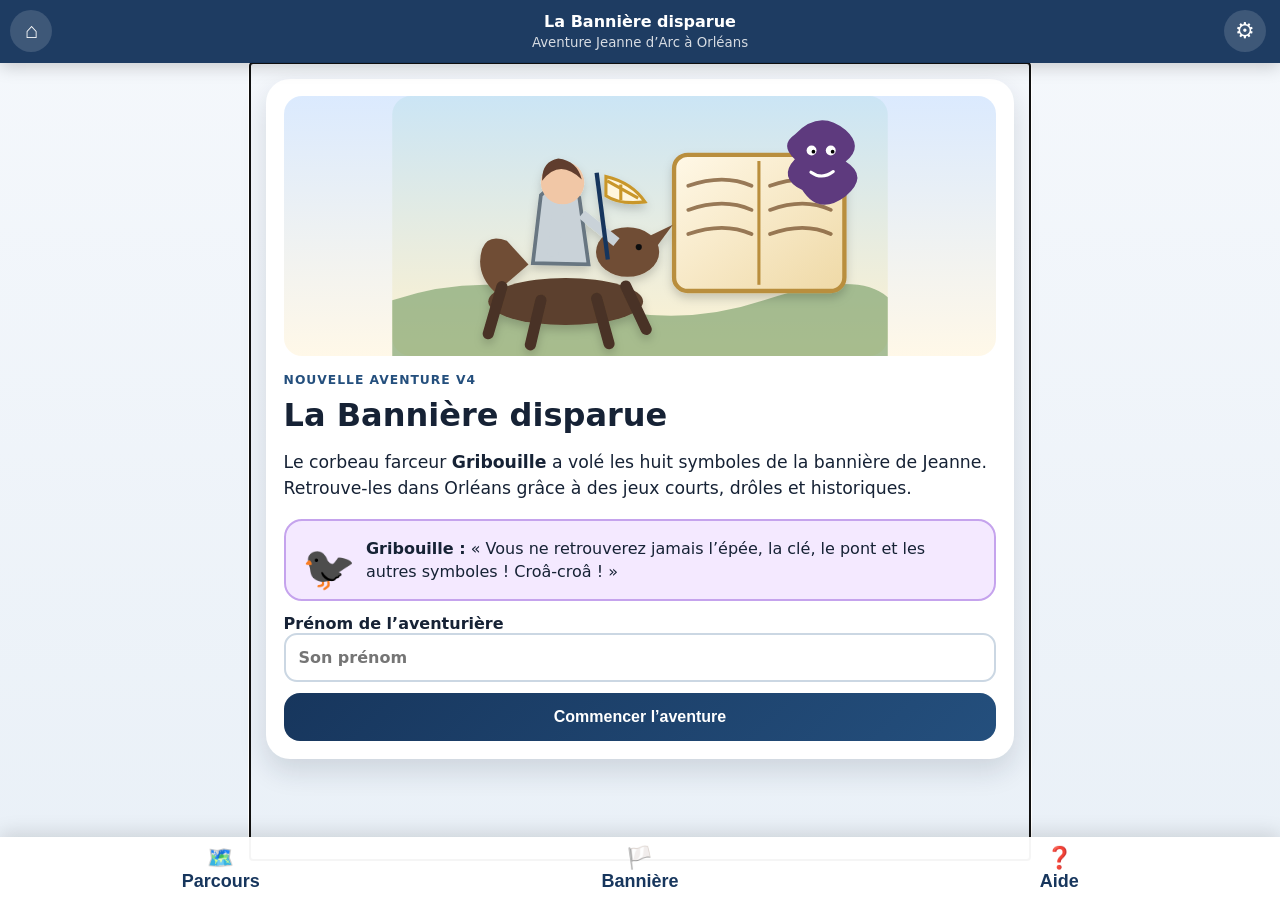
<file: index.html>
<!doctype html>
<html lang="fr">
<head>
  <meta charset="utf-8">
  <meta name="viewport" content="width=device-width,initial-scale=1,viewport-fit=cover">
  <meta name="theme-color" content="#17365d">
  <meta name="description" content="Jeu de piste familial et ludique sur Jeanne d’Arc à Orléans.">
  <meta name="apple-mobile-web-app-capable" content="yes">
  <meta name="apple-mobile-web-app-title" content="Bannière de Jeanne">
  <link rel="manifest" href="manifest.webmanifest">
  <link rel="icon" href="assets/icon-192.png">
  <link rel="apple-touch-icon" href="assets/icon-192.png">
  <link rel="stylesheet" href="styles.css">
  <title>La Bannière disparue — V4</title>
</head>
<body>
  <a class="skip" href="#app">Aller au jeu</a>
  <header class="topbar">
    <button id="homeBtn" class="icon-btn" aria-label="Accueil">⌂</button>
    <div><strong>La Bannière disparue</strong><small id="subtitle">Aventure Jeanne d’Arc à Orléans</small></div>
    <button id="settingsBtn" class="icon-btn" aria-label="Réglages">⚙</button>
  </header>
  <main id="app" tabindex="-1" aria-live="polite"></main>
  <nav id="nav" class="nav" hidden>
    <button data-nav="map">🗺️<small>Parcours</small></button>
    <button data-nav="banner">🏳️<small>Bannière</small></button>
    <button data-nav="help">❓<small>Aide</small></button>
  </nav>
  <dialog id="settingsDialog">
    <form method="dialog" class="dialog-card">
      <div class="dialog-head"><h2>Réglages</h2><button value="close" class="icon-btn" aria-label="Fermer">×</button></div>
      <label class="row"><span><strong>Mode express</strong><small>Une seule épreuve par lieu</small></span><input id="expressToggle" type="checkbox"></label>
      <label class="row"><span><strong>Lecture vocale</strong><small>Lit les histoires à la demande</small></span><input id="speechToggle" type="checkbox"></label>
      <label>Contraste<select id="contrastSelect"><option value="normal">Normal</option><option value="high">Renforcé</option></select></label>
      <button id="installBtn" class="secondary" type="button" hidden>Installer l’application</button>
      <button id="adultBtn" class="secondary" type="button">Mode adulte</button>
      <button class="primary" value="close">Terminer</button>
    </form>
  </dialog>
  <dialog id="adultDialog">
    <form method="dialog" class="dialog-card">
      <div class="dialog-head"><h2>Mode adulte</h2><button value="close" class="icon-btn">×</button></div>
      <label>Étape<select id="adultMission"></select></label>
      <button id="adultOpen" type="button" class="secondary">Ouvrir cette étape</button>
      <button id="adultComplete" type="button" class="secondary">Valider cette étape</button>
      <button id="adultReset" type="button" class="danger">Recommencer toute l’aventure</button>
      <button value="close" class="primary">Fermer</button>
    </form>
  </dialog>
  <script src="app.js" defer></script>
</body>
</html>
</file>
<file: styles.css>
:root{--blue:#17365d;--blue2:#244f7d;--gold:#f2c45a;--cream:#fffaf0;--ink:#162235;--muted:#64748b;--card:#fff;--green:#2f855a;--red:#b83232;--shadow:0 12px 28px rgba(20,35,55,.14)}
*{box-sizing:border-box}html{background:#eef3f8}body{margin:0;font-family:system-ui,-apple-system,Segoe UI,Roboto,sans-serif;color:var(--ink);background:linear-gradient(#f5f8fc,#e9f0f7);min-height:100vh}.skip{position:absolute;left:-9999px}.skip:focus{left:1rem;top:1rem;z-index:20;background:#fff;padding:.7rem}.topbar{position:sticky;top:0;z-index:10;display:grid;grid-template-columns:46px 1fr 46px;gap:.55rem;align-items:center;padding:.65rem max(.65rem,env(safe-area-inset-left));background:rgba(23,54,93,.97);color:white;box-shadow:0 4px 16px rgba(0,0,0,.18)}.topbar div{text-align:center;line-height:1.15}.topbar strong{display:block;font-size:1rem}.topbar small{display:block;opacity:.82;margin-top:.2rem}.icon-btn{border:0;border-radius:50%;width:42px;height:42px;background:rgba(255,255,255,.14);color:inherit;font-size:1.35rem}.icon-btn:active{transform:scale(.95)}main{max-width:780px;margin:auto;padding:1rem 1rem 6.3rem}.hero,.card,.mission-card,.transition,.reward{background:var(--card);border-radius:24px;box-shadow:var(--shadow);overflow:hidden}.hero{padding:1.1rem}.hero img,.place-image{width:100%;max-height:260px;object-fit:contain;background:linear-gradient(#dbeafe,#fff8e8);border-radius:18px}.hero h1{font-size:2rem;line-height:1.05;margin:.7rem 0 .4rem}.lead{font-size:1.08rem;line-height:1.5}.speech{border:0;background:#e8f0fb;padding:.65rem .9rem;border-radius:14px;font-weight:700}.primary,.secondary,.danger{width:100%;border:0;border-radius:16px;padding:.95rem 1rem;font-weight:800;font-size:1rem;margin-top:.7rem}.primary{background:linear-gradient(135deg,var(--blue),var(--blue2));color:white}.secondary{background:#eaf1f8;color:var(--blue)}.danger{background:#fee2e2;color:#8b1d1d}.button-row{display:grid;grid-template-columns:1fr 1fr;gap:.7rem}.eyebrow{text-transform:uppercase;letter-spacing:.08em;color:var(--blue2);font-weight:900;font-size:.77rem}.story-bubble{background:#fff4ca;border:2px solid #f1cd65;border-radius:18px;padding:1rem;margin:.8rem 0;line-height:1.45;position:relative}.story-bubble.gribouille{background:#f4e9ff;border-color:#c5a3ed}.character{font-size:2.7rem;float:left;margin-right:.65rem}.progress{height:14px;background:#dfe8f1;border-radius:999px;overflow:hidden;margin:.7rem 0 1rem}.progress span{display:block;height:100%;background:linear-gradient(90deg,var(--gold),#ef8d4b);border-radius:inherit}.mission-card{padding:1rem}.mission-head{display:flex;gap:.8rem;align-items:center}.mission-icon{font-size:2.7rem}.mission-head h1{margin:.1rem 0;font-size:1.6rem}.fact{background:#eff8ff;border-left:5px solid #4c8fd7;padding:.8rem;border-radius:12px;margin:.8rem 0;line-height:1.4}.game{margin-top:1rem;padding:1rem;border-radius:20px;background:linear-gradient(#fff,#f8fbff);border:2px solid #d9e6f3}.game h2{margin:.1rem 0 .4rem;font-size:1.35rem}.options{display:grid;gap:.65rem;margin-top:.8rem}.option{border:2px solid #cbd9e6;background:white;border-radius:16px;padding:.85rem;text-align:left;font-size:1rem;font-weight:750}.option.selected{border-color:var(--blue2);background:#e7f0fb}.option.correct{border-color:#2f855a;background:#e6f7ee}.option.wrong{border-color:#c53030;background:#fff0f0}.feedback{padding:.8rem;border-radius:14px;margin-top:.8rem;font-weight:700}.feedback.ok{background:#e7f8ef;color:#185a38}.feedback.no{background:#fff4dd;color:#7a4b00}.tiles{display:grid;grid-template-columns:repeat(2,1fr);gap:.7rem;margin-top:.8rem}.tile{min-height:92px;border:2px solid #cad8e5;background:white;border-radius:17px;padding:.6rem;font-weight:800}.tile .big{font-size:2rem;display:block}.order-list{display:grid;gap:.6rem;margin-top:.8rem}.order-item{display:grid;grid-template-columns:42px 1fr 42px;align-items:center;background:white;border:2px solid #cedbe8;border-radius:15px;padding:.55rem}.order-item button{border:0;background:#e8eff7;border-radius:10px;height:36px}.drag-note{font-size:.85rem;color:var(--muted)}.match-grid{display:grid;grid-template-columns:1fr 1fr;gap:.7rem}.match-card{border:2px solid #cad8e5;background:white;border-radius:16px;padding:.8rem;min-height:80px}.match-card.active{border-color:#e3a72f;background:#fff8df}.puzzle{display:grid;grid-template-columns:repeat(3,1fr);gap:4px;max-width:330px;margin:1rem auto}.puzzle button{aspect-ratio:1;border:0;background:#c8dcf0;font-size:1.8rem;border-radius:8px}.puzzle button.empty{background:#eef3f8}.transition{padding:1rem}.transition h1{margin:.25rem 0}.address{display:flex;gap:.55rem;align-items:flex-start;background:#edf5fc;padding:.85rem;border-radius:15px;margin:.8rem 0}.clue{background:#fff3c4;border:2px dashed #d7a931;padding:1rem;border-radius:16px}.reward{padding:1.2rem;text-align:center}.reward .badge{font-size:5rem;animation:pop .65s ease}.banner-grid{display:grid;grid-template-columns:repeat(4,1fr);gap:.65rem;margin:1rem 0}.banner-slot{aspect-ratio:1;border:2px dashed #c7a149;border-radius:16px;background:#fff8dd;display:grid;place-items:center;font-size:2rem}.banner-slot.locked{filter:grayscale(1);opacity:.35}.map-list{display:grid;gap:.7rem}.map-step{display:grid;grid-template-columns:50px 1fr auto;align-items:center;background:white;border-radius:17px;padding:.7rem;box-shadow:0 6px 16px rgba(20,35,55,.08)}.map-step.locked{opacity:.5}.map-step.done{border:2px solid #d7b44a}.nav{position:fixed;bottom:0;left:0;right:0;z-index:9;display:grid;grid-template-columns:repeat(3,1fr);padding:.45rem max(.7rem,env(safe-area-inset-left)) calc(.45rem + env(safe-area-inset-bottom));background:rgba(255,255,255,.96);box-shadow:0 -4px 18px rgba(0,0,0,.13)}.nav button{border:0;background:transparent;color:var(--blue);font-size:1.35rem}.nav small{display:block;font-weight:800}.dialog-card{border:0;border-radius:22px;padding:1rem;width:min(92vw,520px)}dialog::backdrop{background:rgba(10,25,45,.55)}.dialog-head{display:flex;justify-content:space-between;align-items:center}.dialog-head .icon-btn{background:#e8eff7;color:var(--ink)}.row{display:flex;justify-content:space-between;gap:1rem;align-items:center;padding:.85rem 0;border-bottom:1px solid #e4eaf0}.row small{display:block;color:var(--muted)}label{display:block;font-weight:700;margin-top:.7rem}select,input[type=text]{width:100%;font:inherit;padding:.8rem;border:2px solid #cbd7e3;border-radius:13px;background:white}body.high{--ink:#000;--muted:#263238;background:#fff}body.high .card,body.high .hero,body.high .mission-card{border:3px solid #000}@keyframes pop{0%{transform:scale(.2) rotate(-18deg)}70%{transform:scale(1.18)}100%{transform:scale(1)}}@media(max-width:480px){main{padding:.75rem .75rem 6rem}.hero h1{font-size:1.75rem}.button-row{grid-template-columns:1fr}.tiles{grid-template-columns:1fr 1fr}.topbar strong{font-size:.94rem}}@media(prefers-reduced-motion:reduce){*{animation:none!important;scroll-behavior:auto!important}}
</file>
